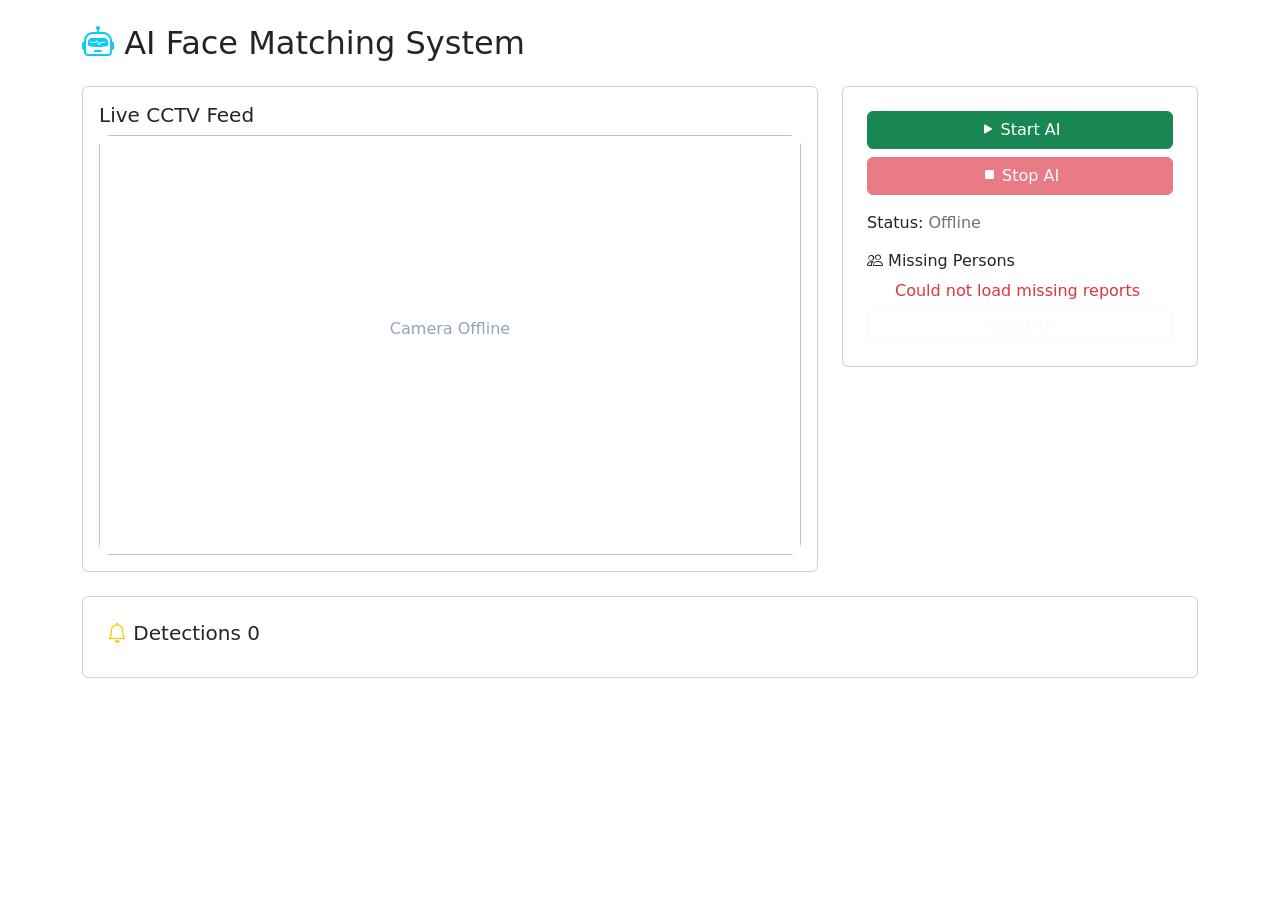
<file: ai_system - Copy/frontend/index.html>
<!DOCTYPE html>
<html lang="en">
<head>
<meta charset="UTF-8">
<title>AI Match System</title>
<meta name="viewport" content="width=device-width, initial-scale=1.0">

<link href="https://cdn.jsdelivr.net/npm/bootstrap@5.3.0/dist/css/bootstrap.min.css" rel="stylesheet">
<link href="https://cdn.jsdelivr.net/npm/bootstrap-icons@1.11.3/font/bootstrap-icons.css" rel="stylesheet">

<style>

/* CAMERA */
#video-stream {
    width: 100%;
    height: 420px;
    object-fit: cover;
    border-radius: 12px;
}

#stream-status {
    position: absolute;
    top: 50%;
    left: 50%;
    transform: translate(-50%, -50%);
    color: #94a3b8;
}

/* 🔥 PERSON LIST FIX */
.person-list {
    max-height: 180px;
    overflow-y: auto;
    padding-right: 5px;
    scroll-behavior: smooth;
}

.person-list label {
    padding: 10px;
    border-radius: 8px;
    margin-bottom: 8px;
    display: flex;
    align-items: center;
    justify-content: space-between;
    cursor: pointer;
    transition: 0.2s;
}

.person-list label:hover {
    background: #475569;
}

.person-list input[type="checkbox"] {
    transform: scale(1.2);
}

/* DETECTIONS */
.detection-card {
    background: #334155;
    border-radius: 12px;
}
</style>
</head>

<body>

<!-- TOAST -->
<div id="toast-container" class="position-fixed top-0 end-0 p-3"></div>

<!-- SOUND -->
<audio id="beep-sound" src="https://actions.google.com/sounds/v1/alarms/beep_short.ogg"></audio>

<div class="container mt-4">

<h2 class="mb-4">
<i class="bi bi-robot text-info"></i> AI Face Matching System
</h2>

<div class="row g-4">

<!-- CAMERA -->
<div class="col-lg-8">
<div class="card p-3 position-relative">

<h5>Live CCTV Feed</h5>

<img id="video-stream">
<div id="stream-status">Camera Offline</div>

</div>
</div>

<!-- CONTROL -->
<div class="col-lg-4">
<div class="card p-4">

<button id="start-ai" class="btn btn-success w-100 mb-2">
<i class="bi bi-play-fill"></i> Start AI
</button>

<button id="stop-ai" class="btn btn-danger w-100 mb-3" disabled>
<i class="bi bi-stop-fill"></i> Stop AI
</button>

<div>Status: <span id="status">Offline</span></div>

<h6 class="mt-3">
<i class="bi bi-people"></i> Missing Persons
</h6>

<!-- 🔥 UPDATED -->
<div id="missing-list" class="person-list"></div>

<button id="select-all" class="btn btn-outline-light btn-sm w-100 mt-2">
Select All
</button>

</div>
</div>

</div>

<!-- DETECTIONS -->
<div class="row mt-4">
<div class="col-12">
<div class="card p-4">

<h5>
<i class="bi bi-bell text-warning"></i>
Detections <span id="detections-count">0</span>
</h5>

<div class="row" id="detections-list"></div>

</div>
</div>
</div>

</div>

<script src="script.js"></script>

</body>
</html>
</file>
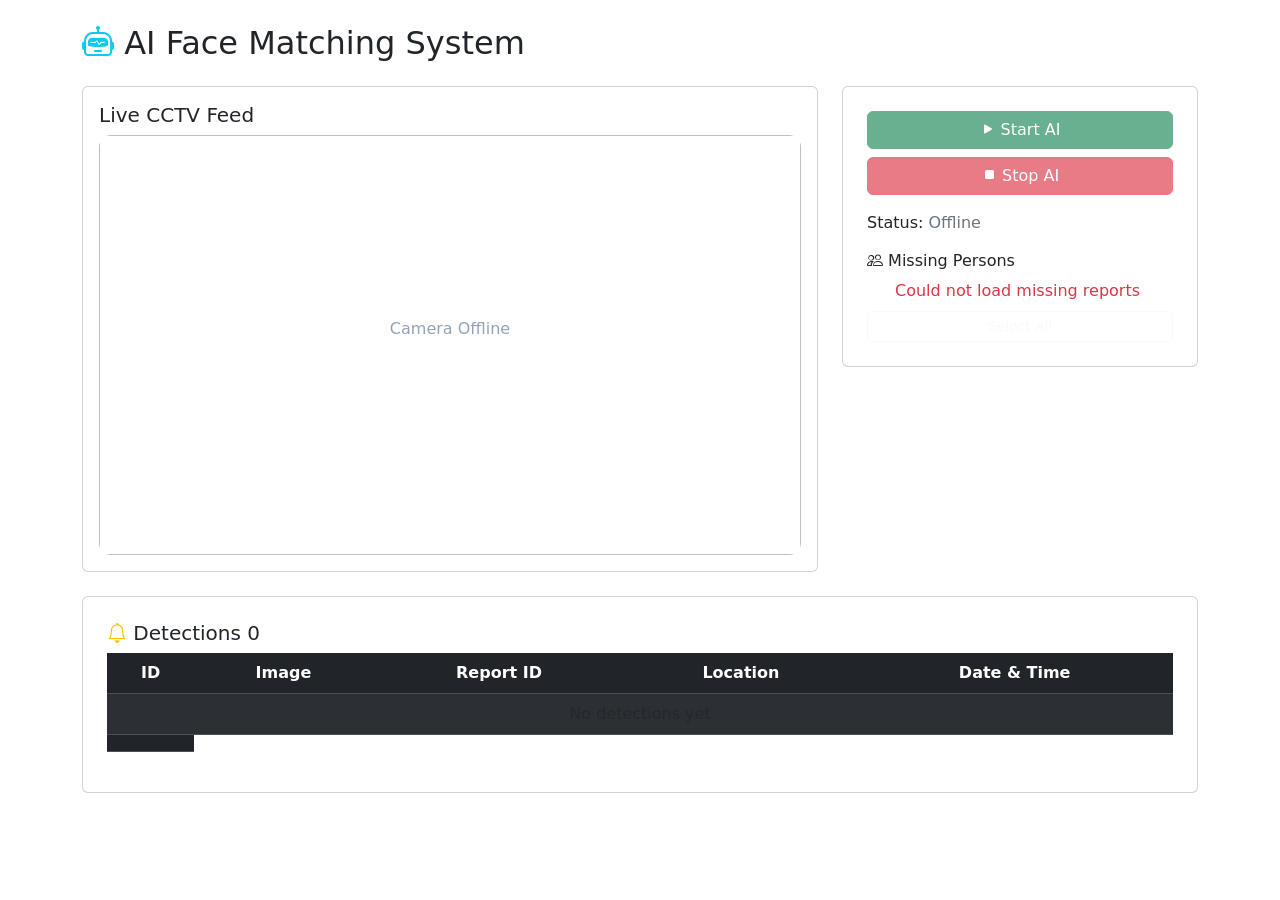
<file: ai_system/frontend/index.html>
<!DOCTYPE html>
<html lang="en">

<head>
    <meta charset="UTF-8">
    <title>AI Match System</title>
    <meta name="viewport" content="width=device-width, initial-scale=1.0">

    <link href="https://cdn.jsdelivr.net/npm/bootstrap@5.3.0/dist/css/bootstrap.min.css" rel="stylesheet">
    <link href="https://cdn.jsdelivr.net/npm/bootstrap-icons@1.11.3/font/bootstrap-icons.css" rel="stylesheet">

    <style>
        /* CAMERA */
        #video-stream {
            width: 100%;
            height: 420px;
            object-fit: cover;
            border-radius: 12px;
        }

        #stream-status {
            position: absolute;
            top: 50%;
            left: 50%;
            transform: translate(-50%, -50%);
            color: #94a3b8;
        }

        /* PERSON LIST */
        .person-list {
            max-height: 180px;
            overflow-y: auto;
            padding-right: 5px;
        }

        .person-list label {
            padding: 10px;
            border-radius: 8px;
            margin-bottom: 8px;
            display: flex;
            align-items: center;
            justify-content: space-between;
            cursor: pointer;
            transition: 0.2s;
        }

        .person-list label:hover {
            background: #475569;
        }

        /* 🔥 TABLE FIX */
        .table img {
            border-radius: 6px;
        }

        .table td {
            vertical-align: middle;
            text-align: center;
        }

        .table th {
            text-align: center;
        }
    </style>
</head>

<body>

    <!-- TOAST -->
    <div id="toast-container" class="position-fixed top-0 end-0 p-3"></div>

    <!-- SOUND -->
    <audio id="beep-sound" src="https://actions.google.com/sounds/v1/alarms/beep_short.ogg"></audio>

    <div class="container mt-4">

        <h2 class="mb-4">
            <i class="bi bi-robot text-info"></i> AI Face Matching System
        </h2>

        <div class="row g-4">

            <!-- CAMERA -->
            <div class="col-lg-8">
                <div class="card p-3 position-relative">

                    <h5>Live CCTV Feed</h5>

                    <img id="video-stream">
                    <div id="stream-status">Camera Offline</div>

                </div>
            </div>

            <!-- CONTROL -->
            <div class="col-lg-4">
                <div class="card p-4">

                    <button id="start-ai" class="btn btn-success w-100 mb-2">
                        <i class="bi bi-play-fill"></i> Start AI
                    </button>

                    <button id="stop-ai" class="btn btn-danger w-100 mb-3" disabled>
                        <i class="bi bi-stop-fill"></i> Stop AI
                    </button>

                    <div>Status: <span id="status">Offline</span></div>

                    <h6 class="mt-3">
                        <i class="bi bi-people"></i> Missing Persons
                    </h6>

                    <div id="missing-list" class="person-list"></div>

                    <button id="select-all" class="btn btn-outline-light btn-sm w-100 mt-2">
                        Select All
                    </button>

                </div>
            </div>

        </div>

        <!-- DETECTIONS -->
        <div class="card p-4 mt-4">

            <h5>
                <i class="bi bi-bell text-warning"></i>
                Detections <span id="detections-count">0</span>
            </h5>

            <div class="table-responsive">
                <table class="table table-dark table-striped table-hover text-center">
                    <thead class="table-dark">
                        <tr>
                            <th>ID</th>
                            <th>Image</th>
                            <th>Report ID</th>
                            <th>Location</th>
                            <th>Date & Time</th>
                        </tr>
                    </thead>

                    <tbody id="detections-list">
                        <tr>
                            <td colspan="5" class="text-muted">No detections yet</td>
                        </tr>
                        <td>
                            <a href="https://www.google.com/maps?q=${det.latitude},${det.longitude}" target="_blank">

                            </a>
                        </td>
                    </tbody>

                </table>
            </div>

        </div>

    </div>

    <script src="script.js"></script>

</body>

</html>
</file>
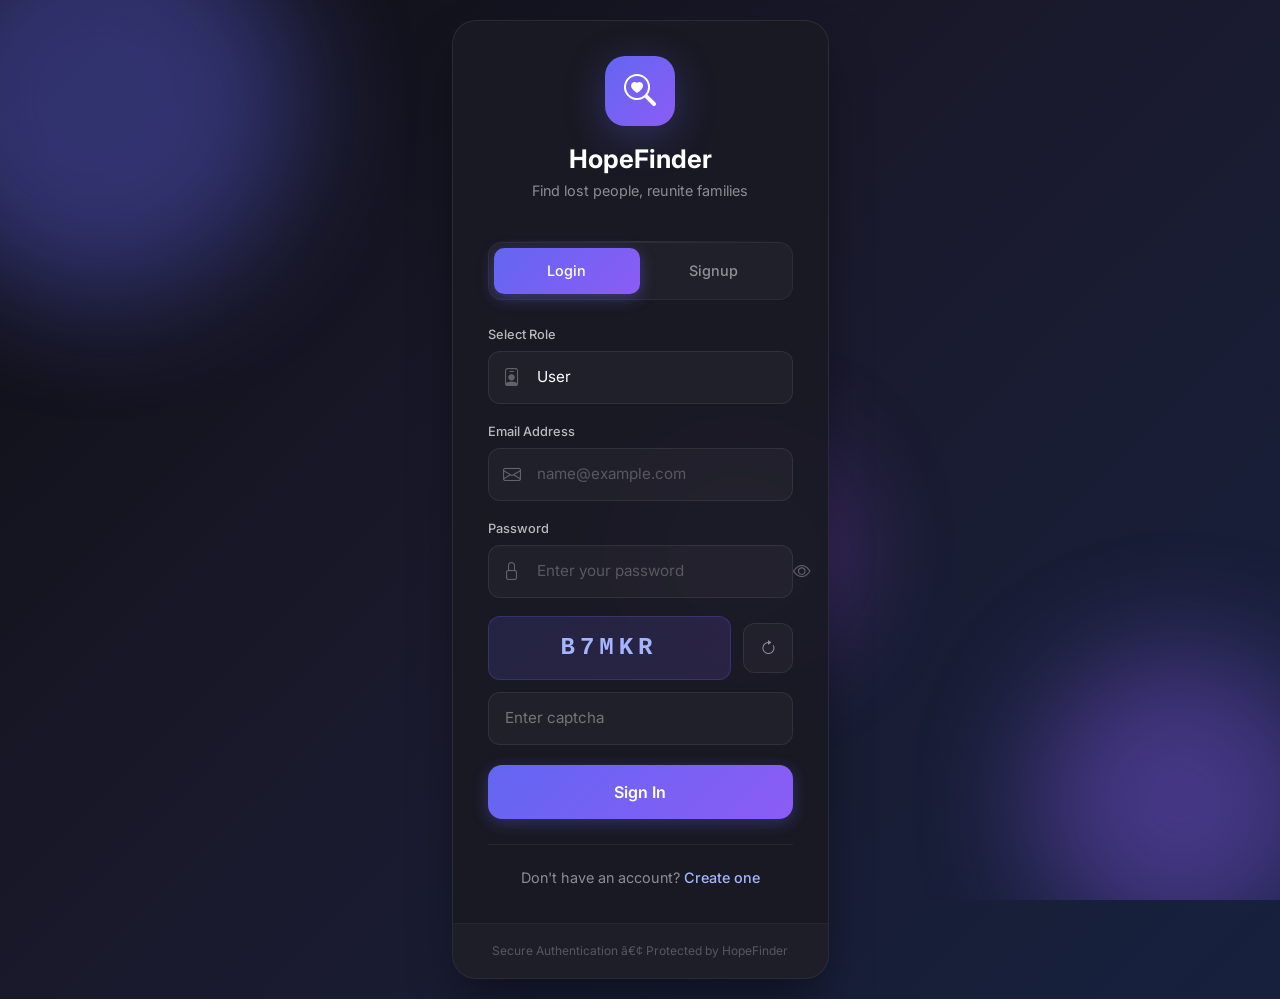
<file: Login.html>
<!DOCTYPE html>
<html lang="en">
<head>
  <charset="UTF-8">
  <meta name="viewport" content="width=device-width, initial-scale=1.0">
  <title>HopeFinder - Login / Signup</title>
  <link href="https://cdn.jsdelivr.net/npm/bootstrap@5.3.0/dist/css/bootstrap.min.css" rel="stylesheet">
  <link href="https://fonts.googleapis.com/css2?family=Inter:wght@300;400;500;600;700&display=swap" rel="stylesheet">
  <link href="https://cdn.jsdelivr.net/npm/bootstrap-icons@1.11.0/font/bootstrap-icons.css" rel="stylesheet">
  <style>
    * { margin: 0; padding: 0; box-sizing: border-box; }
    body {
      font-family: 'Inter', sans-serif;
      min-height: 100vh;
      background: linear-gradient(135deg, #0f0f14 0%, #1a1a2e 50%, #16213e 100%);
      display: flex;
      align-items: center;
      justify-content: center;
      padding: 20px;
      overflow-x: hidden;
    }
    
    /* Animated Background */
    .bg-shapes {
      position: fixed;
      top: 0; left: 0; width: 100%; height: 100%;
      pointer-events: none; z-index: 0; overflow: hidden;
    }
    .bg-shapes span {
      position: absolute;
      border-radius: 50%;
      filter: blur(60px);
      animation: float 20s infinite ease-in-out;
      opacity: 0.4;
    }
    .bg-shapes span:nth-child(1) { width: 400px; height: 400px; background: #6366f1; left: -100px; top: -100px; animation-delay: 0s; }
    .bg-shapes span:nth-child(2) { width: 300px; height: 300px; background: #8b5cf6; right: -50px; bottom: -50px; animation-delay: 5s; }
    .bg-shapes span:nth-child(3) { width: 200px; height: 200px; background: #a855f7; left: 50%; top: 50%; animation-delay: 10s; }
    @keyframes float {
      0%, 100% { transform: translate(0, 0) scale(1); }
      33% { transform: translate(30px, -50px) scale(1.1); }
      66% { transform: translate(-20px, 20px) scale(0.9); }
    }

    .container { position: relative; z-index: 1; width: 100%; max-width: 440px; }

    /* Main Card */
    .auth-card {
      background: rgba(26, 26, 36, 0.95);
      border-radius: 24px;
      border: 1px solid rgba(255, 255, 255, 0.08);
      box-shadow: 0 25px 50px -12px rgba(0, 0, 0, 0.5);
      overflow: hidden;
      backdrop-filter: blur(20px);
    }

    /* Header */
    .auth-header {
      padding: 35px 35px 25px;
      text-align: center;
      position: relative;
    }
    .auth-header::after {
      content: ''; position: absolute; bottom: 0; left: 35px; right: 35px;
      height: 1px; background: linear-gradient(90deg, transparent, rgba(255,255,255,0.1), transparent);
    }
    .logo-circle {
      width: 70px; height: 70px;
      background: linear-gradient(135deg, #6366f1, #8b5cf6);
      border-radius: 20px;
      display: flex; align-items: center; justify-content: center;
      margin: 0 auto 18px;
      box-shadow: 0 10px 40px rgba(99, 102, 241, 0.3);
      animation: pulse 2s ease-in-out infinite;
    }
    @keyframes pulse { 0%, 100% { transform: scale(1); } 50% { transform: scale(1.05); } }
    .logo-circle i { font-size: 32px; color: white; }
    .auth-title { font-size: 1.6rem; font-weight: 700; color: #fff; margin-bottom: 5px; }
    .auth-subtitle { font-size: 0.9rem; color: rgba(255,255,255,0.5); }

    /* Tabs */
    .tabs-wrap { padding: 0 35px; margin-bottom: 25px; }
    .tab-buttons {
      display: flex; background: rgba(255,255,255,0.03); border-radius: 14px;
      padding: 5px; border: 1px solid rgba(255,255,255,0.05); position: relative;
    }
    .tab-btn {
      flex: 1; padding: 12px; border: none; background: transparent;
      color: rgba(255,255,255,0.5); font-family: inherit; font-size: 0.9rem;
      font-weight: 500; cursor: pointer; border-radius: 10px; transition: all 0.3s ease;
      z-index: 1;
    }
    .tab-btn.active { color: #fff; }
    .tab-slider {
      position: absolute; top: 5px; left: 5px;
      width: calc(50% - 5px); height: calc(100% - 10px);
      background: linear-gradient(135deg, #6366f1, #8b5cf6);
      border-radius: 10px; transition: all 0.35s cubic-bezier(0.4, 0, 0.2, 1);
      box-shadow: 0 4px 15px rgba(99, 102, 241, 0.4);
    }

    /* Forms */
    .forms-area { padding: 0 35px 35px; }
    .form-panel { display: none; animation: slideUp 0.4s ease; }
    .form-panel.active { display: block; }
    @keyframes slideUp { from { opacity: 0; transform: translateY(15px); } to { opacity: 1; transform: translateY(0); } }

    .input-wrap { margin-bottom: 18px; }
    .input-label { display: block; font-size: 0.8rem; font-weight: 500; color: rgba(255,255,255,0.7); margin-bottom: 7px; }
    .input-box { position: relative; }
    .input-box i { position: absolute; left: 15px; top: 50%; transform: translateY(-50%); color: rgba(255,255,255,0.3); font-size: 1.1rem; transition: 0.3s; }
    .input-box input, .input-box select {
      width: 100%; padding: 14px 15px 14px 48px;
      background: rgba(255,255,255,0.03); border: 1px solid rgba(255,255,255,0.08);
      border-radius: 12px; color: #fff; font-family: inherit; font-size: 0.95rem;
      transition: 0.3s;
    }
    .input-box input:focus, .input-box select:focus {
      outline: none; border-color: rgba(99, 102, 241, 0.5);
      background: rgba(99, 102, 241, 0.05);
      box-shadow: 0 0 0 4px rgba(99, 102, 241, 0.1);
    }
    .input-box input:focus + i, .input-box select:focus + i { color: #6366f1; }
    .input-box input::placeholder { color: rgba(255,255,255,0.25); }
    .input-box select { appearance: none; cursor: pointer; padding-right: 40px; }
    .input-box select option { background: #1a1a24; }
    .password-toggle {
      position: absolute; right: 15px; top: 50%; transform: translateY(-50%);
      color: rgba(255,255,255,0.4); cursor: pointer; transition: 0.3s; background: none; border: none; padding: 0;
    }
    .password-toggle:hover { color: rgba(255,255,255,0.7); }

    /* Captcha */
    .captcha-area { margin-bottom: 20px; }
    .captcha-row { display: flex; gap: 12px; align-items: center; }
    .captcha-display {
      flex: 1; background: linear-gradient(135deg, rgba(99,102,241,0.15), rgba(139,92,246,0.15));
      border: 1px solid rgba(99,102,241,0.25); border-radius: 12px;
      padding: 13px 20px; font-family: 'Courier New', monospace;
      font-size: 1.5rem; font-weight: 700; color: #a5b4fc;
      letter-spacing: 5px; text-align: center; user-select: none;
    }
    .refresh-captcha {
      width: 50px; height: 50px; background: rgba(255,255,255,0.03);
      border: 1px solid rgba(255,255,255,0.08); border-radius: 12px;
      color: rgba(255,255,255,0.5); cursor: pointer; transition: 0.3s;
      display: flex; align-items: center; justify-content: center;
    }
    .refresh-captcha:hover { background: rgba(99,102,241,0.1); border-color: rgba(99,102,241,0.3); color: #a5b4fc; }
    .captcha-input { margin-top: 12px; }
    .captcha-input input {
      width: 100%; padding: 14px 16px; background: rgba(255,255,255,0.03);
      border: 1px solid rgba(255,255,255,0.08); border-radius: 12px;
      color: #fff; font-family: inherit; font-size: 0.95rem; transition: 0.3s;
    }
    .captcha-input input:focus { outline: none; border-color: rgba(99,102,241,0.5); background: rgba(99,102,241,0.05); }

    /* Submit */
    .submit-btn {
      width: 100%; padding: 15px; background: linear-gradient(135deg, #6366f1, #8b5cf6);
      border: none; border-radius: 14px; color: white; font-family: inherit;
      font-size: 1rem; font-weight: 600; cursor: pointer; transition: 0.3s;
      box-shadow: 0 4px 15px rgba(99, 102, 241, 0.3); position: relative; overflow: hidden;
    }
    .submit-btn::before {
      content: ''; position: absolute; top: 0; left: -100%; width: 100%; height: 100%;
      background: linear-gradient(90deg, transparent, rgba(255,255,255,0.2), transparent);
      transition: 0.5s;
    }
    .submit-btn:hover::before { left: 100%; }
    .submit-btn:hover { transform: translateY(-2px); box-shadow: 0 8px 25px rgba(99,102,241,0.4); }
    .submit-btn:active { transform: translateY(0); }
    .submit-btn.loading { pointer-events: none; }
    .submit-btn.loading .btn-text { opacity: 0; }
    .submit-btn.loading::after {
      content: ''; position: absolute; top: 50%; left: 50%;
      width: 20px; height: 20px; margin: -10px 0 0 -10px;
      border: 2px solid transparent; border-top-color: white; border-radius: 50%;
      animation: spin 0.8s linear infinite;
    }
    @keyframes spin { to { transform: rotate(360deg); } }

    /* Switch Link */
    .switch-area {
      text-align: center; margin-top: 25px; padding-top: 22px;
      border-top: 1px solid rgba(255,255,255,0.05);
    }
    .switch-area p { font-size: 0.9rem; color: rgba(255,255,255,0.5); margin: 0; }
    .switch-area a {
      color: #a5b4fc; text-decoration: none; font-weight: 500;
      position: relative; transition: 0.3s;
    }
    .switch-area a::after {
      content: ''; position: absolute; bottom: -2px; left: 0; width: 100%;
      height: 1px; background: linear-gradient(90deg, #6366f1, #8b5cf6);
      transform: scaleX(0); transform-origin: right; transition: 0.3s;
    }
    .switch-area a:hover::after { transform: scaleX(1); transform-origin: left; }
    .switch-area a:hover { color: #c7d2fe; }

    /* Footer */
    .auth-footer {
      padding: 18px 35px; background: rgba(255,255,255,0.02);
      border-top: 1px solid rgba(255,255,255,0.03); text-align: center;
    }
    .auth-footer p { font-size: 0.75rem; color: rgba(255,255,255,0.25); margin: 0; }

    /* Animations */
    .shake { animation: shake 0.4s ease; }
    @keyframes shake {
      0%, 100% { transform: translateX(0); }
      25% { transform: translateX(-8px); }
      75% { transform: translateX(8px); }
    }

    /* Validation styles */
    .input-box.error input, .input-box.error select { border-color: #ef4444; }
    .error-msg { color: #ef4444; font-size: 0.75rem; margin-top: 5px; display: none; }
    .input-box.error .error-msg { display: block; }

    /* Success animation */
    .success-check {
      position: absolute; top: 50%; left: 50%; transform: translate(-50%, -50%);
      width: 80px; height: 80px; background: rgba(34, 197, 94, 0.1);
      border-radius: 50%; display: none; align-items: center; justify-content: center;
    }
    .success-check.show { display: flex; animation: popIn 0.3s ease; }
    @keyframes popIn { from { transform: translate(-50%, -50%) scale(0); } to { transform: translate(-50%, -50%) scale(1); } }
    .success-check i { font-size: 40px; color: #22c55e; }
  </style>
</head>
<body>
  <div class="bg-shapes">
    <span></span><span></span><span></span>
  </div>

  <div class="container">
    <div class="auth-card">
      <div class="auth-header">
        <div class="logo-circle"><i class="bi bi-search-heart"></i></div>
        <h1 class="auth-title">HopeFinder</h1>
        <p class="auth-subtitle">Find lost people, reunite families</p>
      </div>

      <div class="tabs-wrap">
        <div class="tab-buttons">
          <div class="tab-slider" id="tabSlider"></div>
          <button class="tab-btn active" onclick="switchTab('login')">Login</button>
          <button class="tab-btn" onclick="switchTab('signup')">Signup</button>
        </div>
      </div>

      <div class="forms-area">
        <!-- Login Form -->
        <div class="form-panel active" id="loginPanel">
          <form action="php/login.php" method="POST" id="loginForm" onsubmit="return handleLogin(event)">
            <div class="input-wrap">
              <label class="input-label">Select Role</label>
              <div class="input-box">
                <select name="role" required>
                  <option value="User">User</option>
                  <option value="Police">Police</option>
                  <option value="Admin">Admin</option>
                </select>
                <i class="bi bi-person-badge"></i>
              </div>
            </div>

            <div class="input-wrap">
              <label class="input-label">Email Address</label>
              <div class="input-box">
                <input type="email" name="email" id="loginEmail" placeholder="name@example.com" required>
                <i class="bi bi-envelope"></i>
              </div>
            </div>

            <div class="input-wrap">
              <label class="input-label">Password</label>
              <div class="input-box">
                <input type="password" name="password" id="loginPass" placeholder="Enter your password" required>
                <i class="bi bi-lock"></i>
                <button type="button" class="password-toggle" onclick="togglePassword('loginPass', this)">
                  <i class="bi bi-eye"></i>
                </button>
              </div>
            </div>

            <div class="captcha-area">
              <div class="captcha-row">
                <div class="captcha-display" id="captchaLogin">K7M2P</div>
                <button type="button" class="refresh-captcha" onclick="refreshCaptcha('login')">
                  <i class="bi bi-arrow-clockwise"></i>
                </button>
              </div>
              <div class="captcha-input">
                <input type="text" id="captchaInputLogin" placeholder="Enter captcha" required>
              </div>
            </div>

            <button type="submit" class="submit-btn">
              <span class="btn-text">Sign In</span>
            </button>

            <div class="switch-area">
              <p>Don't have an account? <a href="#" onclick="switchTab('signup'); return false;">Create one</a></p>
            </div>
          </form>
        </div>

        <!-- Signup Form -->
        <div class="form-panel" id="signupPanel">
          <form action="./php/signup.php" method="POST" id="signupForm">
            <div class="input-wrap">
              <label class="input-label">Full Name</label>
              <div class="input-box">
                <input type="text" name="fullname" id="signupName" placeholder="John Doe" required>
                <i class="bi bi-person"></i>
              </div>
            </div>

            <div class="input-wrap">
              <label class="input-label">Email Address</label>
              <div class="input-box">
                <input type="email" name="email" id="signupEmail" placeholder="name@example.com" required>
                <i class="bi bi-envelope"></i>
              </div>
            </div>

            <div class="input-wrap">
              <label class="input-label">Phone Number</label>
              <div class="input-box">
                <input type="tel" name="mobile_number" id="signupPhone" placeholder="+91 98765 43210" required>
                <i class="bi bi-phone"></i>
              </div>
            </div>

            <div class="input-wrap">
              <label class="input-label">Password</label>
              <div class="input-box">
                <input type="password" name="password" id="signupPass" placeholder="Create a password" required>
                <i class="bi bi-lock"></i>
                <button type="button" class="password-toggle" onclick="togglePassword('signupPass', this)">
                  <i class="bi bi-eye"></i>
                </button>
              </div>
            </div>

            <div class="captcha-area">
              <div class="captcha-row">
                <div class="captcha-display" id="captchaSignup">R3T8M</div>
                <button type="button" class="refresh-captcha" onclick="refreshCaptcha('signup')">
                  <i class="bi bi-arrow-clockwise"></i>
                </button>
              </div>
              <div class="captcha-input">
                <input type="text" id="captchaInputSignup" placeholder="Enter captcha" required>
              </div>
            </div>

            <button type="submit" class="submit-btn" onclick="return validateSignup(event)">
              <span class="btn-text">Create Account</span>
            </button>

            <div class="switch-area">
              <p>Already have an account? <a href="#" onclick="switchTab('login'); return false;">Sign in</a></p>
            </div>
          </form>
        </div>
      </div>

      <div class="auth-footer">
        <p>Secure Authentication • Protected by HopeFinder</p>
      </div>
    </div>
  </div>

  <script>
    let captchaLogin = generateCaptcha();
    let captchaSignup = generateCaptcha();
    document.getElementById('captchaLogin').textContent = captchaLogin;
    document.getElementById('captchaSignup').textContent = captchaSignup;

    function generateCaptcha(length = 5) {
      const chars = 'ABCDEFGHJKLMNPQRSTUVWXYZ23456789';
      let result = '';
      for (let i = 0; i < length; i++) {
        result += chars.charAt(Math.floor(Math.random() * chars.length));
      }
      return result;
    }

    function refreshCaptcha(type) {
      const btn = event.currentTarget;
      btn.style.transform = 'rotate(180deg)';
      setTimeout(() => btn.style.transform = 'rotate(0deg)', 300);

      if (type === 'login') {
        captchaLogin = generateCaptcha();
        document.getElementById('captchaLogin').textContent = captchaLogin;
        document.getElementById('captchaInputLogin').value = '';
      } else {
        captchaSignup = generateCaptcha();
        document.getElementById('captchaSignup').textContent = captchaSignup;
        document.getElementById('captchaInputSignup').value = '';
      }
    }

    function switchTab(tab) {
      document.querySelectorAll('.tab-btn').forEach(b => b.classList.remove('active'));
      document.querySelector(`[onclick="switchTab('${tab}')"]`).classList.add('active');
      
      const slider = document.getElementById('tabSlider');
      slider.style.left = tab === 'login' ? '5px' : 'calc(50% - 5px)';
      
      document.querySelectorAll('.form-panel').forEach(p => p.classList.remove('active'));
      document.getElementById(tab + 'Panel').classList.add('active');
    }

    function togglePassword(inputId, btn) {
      const input = document.getElementById(inputId);
      const icon = btn.querySelector('i');
      if (input.type === 'password') {
        input.type = 'text';
        icon.className = 'bi bi-eye-slash';
      } else {
        input.type = 'password';
        icon.className = 'bi bi-eye';
      }
    }

    function handleLogin(e) {
      e.preventDefault();

      const input = document.getElementById('captchaInputLogin').value;
      if (input !== captchaLogin) {
        const captchaRow = document.querySelector('#loginPanel .captcha-row');
        captchaRow.classList.add('shake');
        setTimeout(() => captchaRow.classList.remove('shake'), 400);
        refreshCaptcha('login');
        return false;
      }

      const form = document.getElementById('loginForm');
      const formData = new FormData(form);

      document.querySelector('#loginForm .submit-btn').classList.add('loading');

fetch('php/login.php', {
        method: 'POST',
        body: formData,
        credentials: 'same-origin'
      })
      .then(response => response.json())
      .then(data => {
        document.querySelector('#loginForm .submit-btn').classList.remove('loading');

        if (data.success) {
          // Redirect to dashboard
          window.location.href = data.redirect;
        } else {
          alert(data.message || 'Login failed!');
          if (data.locked) {
            // If locked, disable form
            document.getElementById('loginEmail').disabled = true;
            document.getElementById('loginPass').disabled = true;
          }
          refreshCaptcha('login');
        }
      })
      .catch(error => {
        document.querySelector('#loginForm .submit-btn').classList.remove('loading');
        console.error('Login error:', error);
        alert('Login failed! Please try again.');
      });

      return false;
    }

    function validateSignup(e) {
      const input = document.getElementById('captchaInputSignup').value;
      if (input !== captchaSignup) {
        e.preventDefault();
        const captchaRow = document.querySelector('#signupPanel .captcha-row');
        captchaRow.classList.add('shake');
        setTimeout(() => captchaRow.classList.remove('shake'), 400);
        refreshCaptcha('signup');
        return false;
      }
      return true;
    }
  </script>
</body>
</html>
</file>
